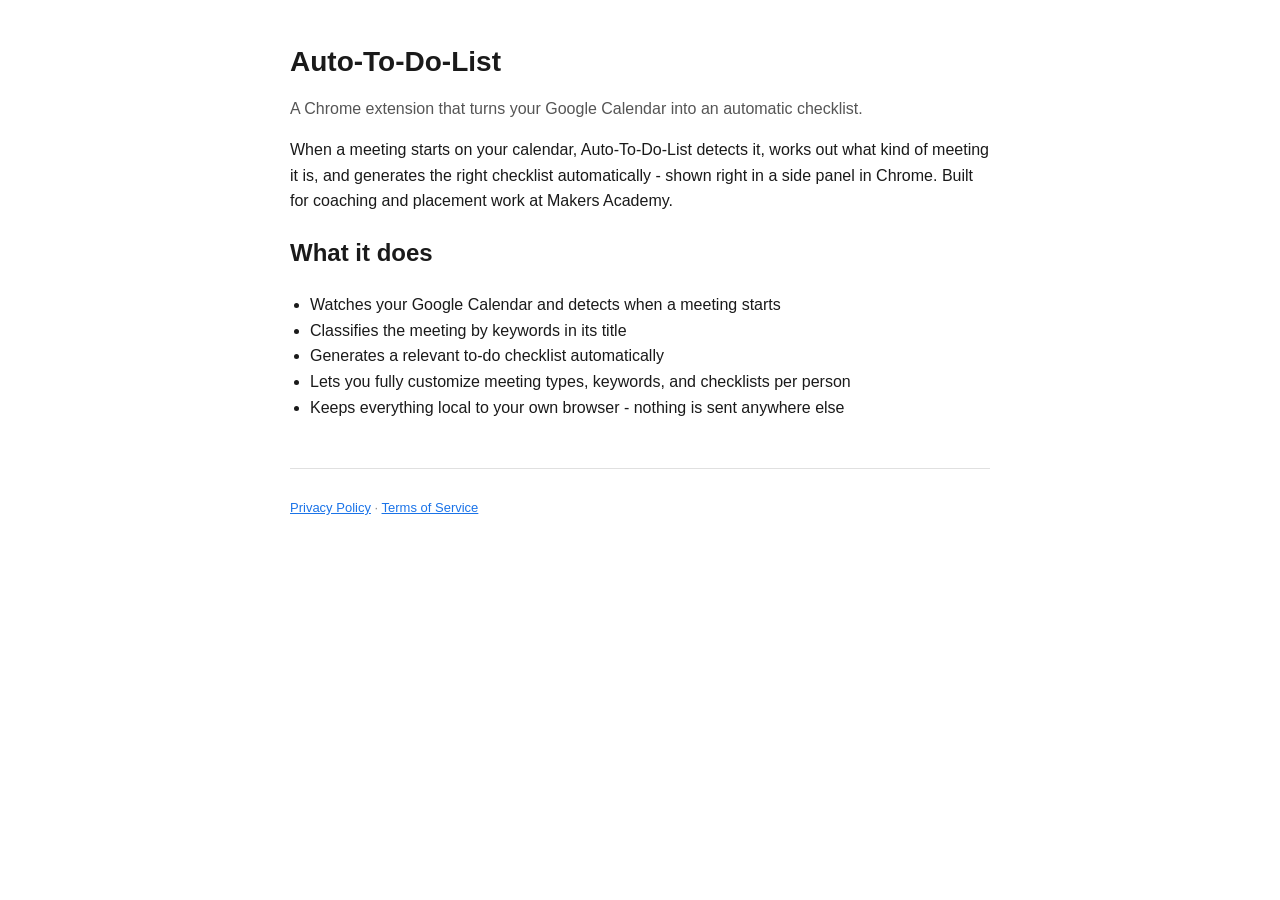
<file: docs/index.html>
<!DOCTYPE html>
<html lang="en">
<head>
<meta charset="UTF-8">
<title>Auto-To-Do-List</title>
<style>
  body { font-family: -apple-system, BlinkMacSystemFont, "Segoe UI", Roboto, sans-serif; max-width: 700px; margin: 40px auto; padding: 0 20px; color: #1a1a1a; line-height: 1.6; }
  h1 { font-size: 28px; }
  .tagline { color: #555; font-size: 16px; margin-top: -8px; }
  ul { padding-left: 20px; }
  footer { margin-top: 48px; padding-top: 16px; border-top: 1px solid #e0e0e0; font-size: 13px; color: #888; }
  footer a { color: #1a73e8; }
</style>
</head>
<body>
  <h1>Auto-To-Do-List</h1>
  <p class="tagline">A Chrome extension that turns your Google Calendar into an automatic checklist.</p>

  <p>When a meeting starts on your calendar, Auto-To-Do-List detects it, works out what kind of meeting it is, and generates the right checklist automatically - shown right in a side panel in Chrome. Built for coaching and placement work at Makers Academy.</p>

  <h2>What it does</h2>
  <ul>
    <li>Watches your Google Calendar and detects when a meeting starts</li>
    <li>Classifies the meeting by keywords in its title</li>
    <li>Generates a relevant to-do checklist automatically</li>
    <li>Lets you fully customize meeting types, keywords, and checklists per person</li>
    <li>Keeps everything local to your own browser - nothing is sent anywhere else</li>
  </ul>

  <footer>
    <p><a href="privacy.html">Privacy Policy</a> · <a href="terms.html">Terms of Service</a></p>
  </footer>
</body>
</html>
</file>
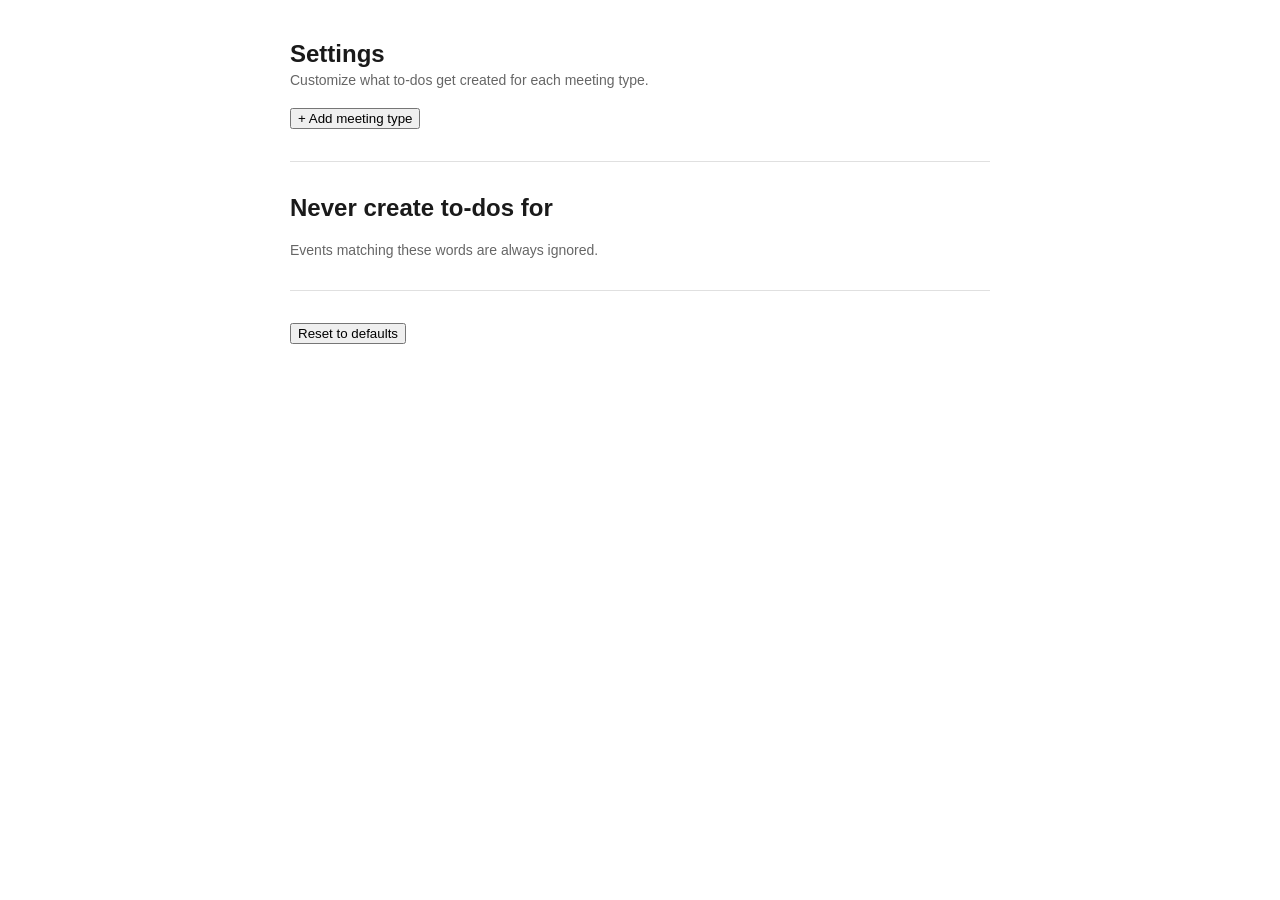
<file: options.html>
<!DOCTYPE html>
<html>
<head>
  <meta charset="UTF-8">
  <title>Auto To-Do Settings</title>
  <link rel="stylesheet" href="options.css">
</head>
<body>
  <div id="app">
    <h1>Settings</h1>
    <p class="subtitle">Customize what to-dos get created for each meeting type.</p>

    <div id="meeting-types-container"></div>

    <button id="add-type-button">+ Add meeting type</button>

    <hr>

    <h2>Never create to-dos for</h2>
    <p class="subtitle">Events matching these words are always ignored.</p>
    <div id="excluded-keywords-container"></div>

    <hr>

    <button id="reset-defaults-button">Reset to defaults</button>
  </div>
  <script src="options.js"></script>
</body>
</html>
</file>
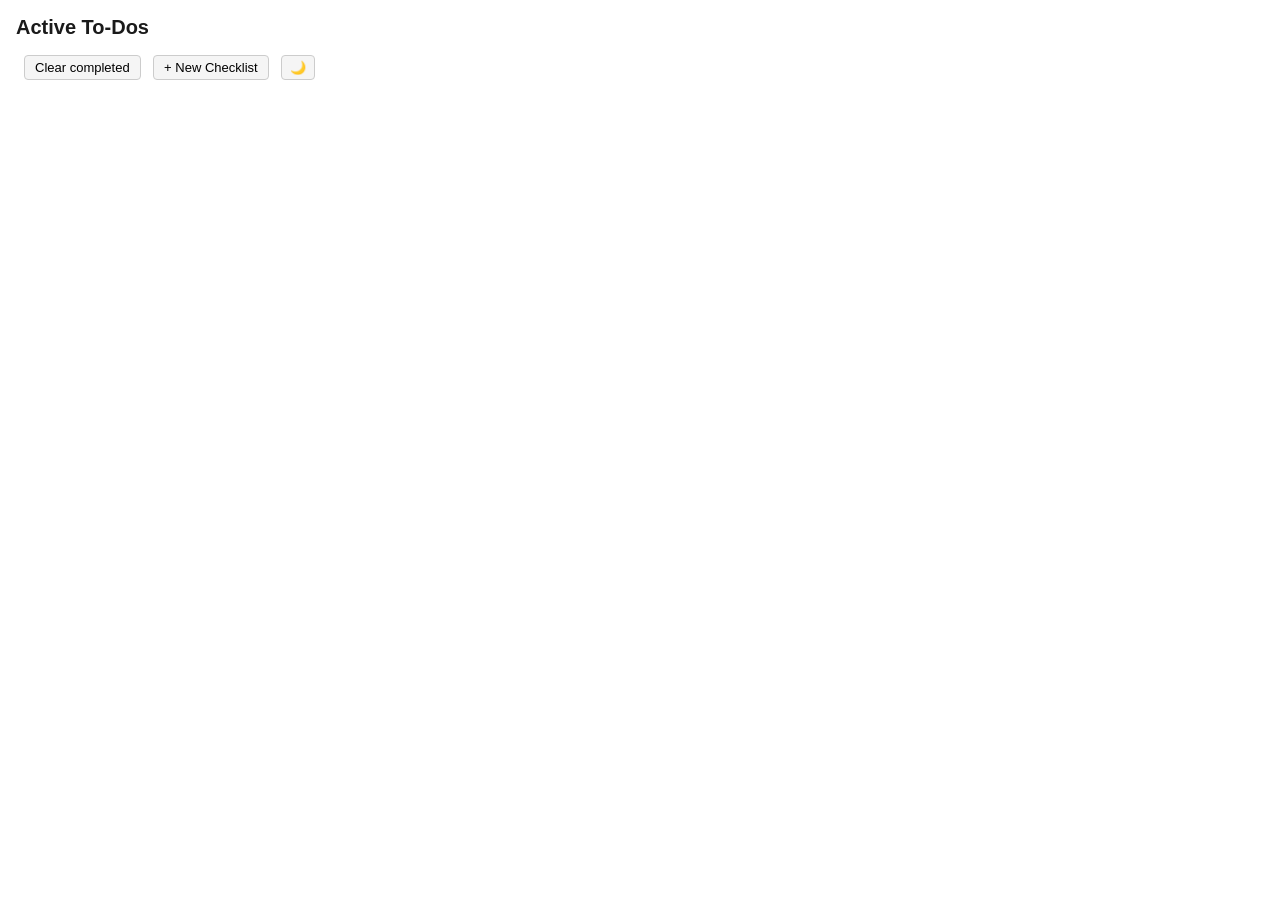
<file: panel.html>
<html>
    <head>
        <meta charset="UTF-8">
        <link rel="stylesheet" href="panel.css">
    </head>
    <body>
        <div id="app">
            <h1>Active To-Dos</h1>
            <div id="reconnect-banner" style="display: none;">
                <p>Your Google Calendar connection has expired.</p>
                <button id="reconnect-button">Reconnect Google Calendar</button>
            </div>
            <button id="clear-completed-button">Clear completed</button>
            <button id="new-checklist-button">+ New Checklist</button>
            <button id="theme-toggle-button">🌙</button>
            <div id="new-checklist-form" style="display: none;">
                <button id="new-checklist-cancel" type="button">x</button>
                <input type="text" id="new-checklist-title" placeholder="Checklist title...">
                <input type="text" id="new-checklist-item" placeholder="First to-do...">
                <button id="new-checklist-submit">Create</button>
            </div>
            <div id="todo-list"></div>
            </div>
        <script src="panel.js"></script>
    </body>
</html>
</file>
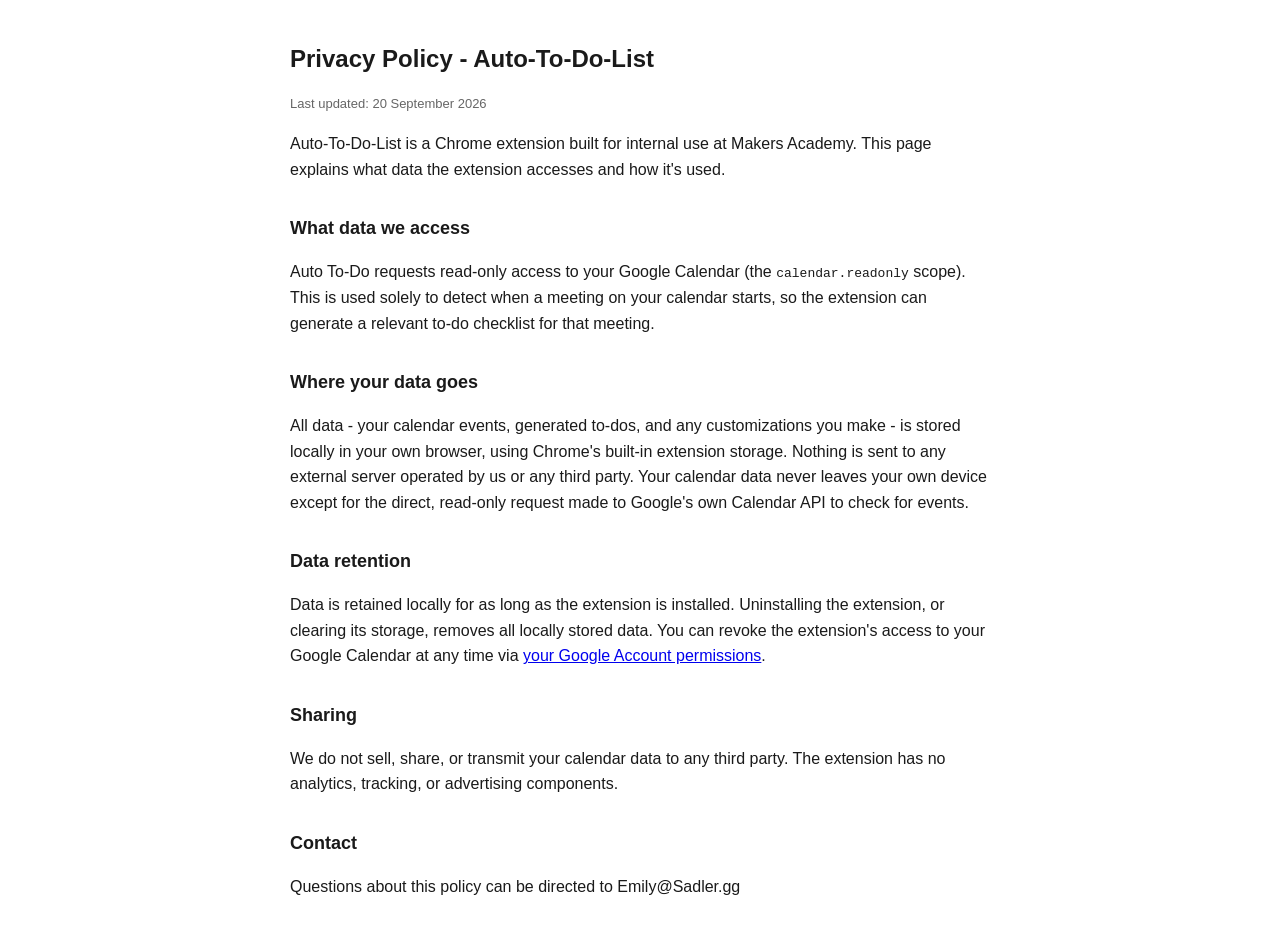
<file: docs/privacy.html>
<!DOCTYPE html>
<html lang="en">
<head>
<meta charset="UTF-8">
<title>Privacy Policy - Auto-To-Do-List</title>
<style>
  body { font-family: -apple-system, BlinkMacSystemFont, "Segoe UI", Roboto, sans-serif; max-width: 700px; margin: 40px auto; padding: 0 20px; color: #1a1a1a; line-height: 1.6; }
  h1 { font-size: 24px; }
  h2 { font-size: 18px; margin-top: 32px; }
  .updated { color: #666; font-size: 13px; }
</style>
</head>
<body>
  <h1>Privacy Policy - Auto-To-Do-List</h1>
  <p class="updated">Last updated: 20 September 2026</p>

  <p>Auto-To-Do-List is a Chrome extension built for internal use at Makers Academy. This page explains what data the extension accesses and how it's used.</p>

  <h2>What data we access</h2>
  <p>Auto To-Do requests read-only access to your Google Calendar (the <code>calendar.readonly</code> scope). This is used solely to detect when a meeting on your calendar starts, so the extension can generate a relevant to-do checklist for that meeting.</p>

  <h2>Where your data goes</h2>
  <p>All data - your calendar events, generated to-dos, and any customizations you make - is stored locally in your own browser, using Chrome's built-in extension storage. Nothing is sent to any external server operated by us or any third party. Your calendar data never leaves your own device except for the direct, read-only request made to Google's own Calendar API to check for events.</p>

  <h2>Data retention</h2>
  <p>Data is retained locally for as long as the extension is installed. Uninstalling the extension, or clearing its storage, removes all locally stored data. You can revoke the extension's access to your Google Calendar at any time via <a href="https://myaccount.google.com/permissions" target="_blank">your Google Account permissions</a>.</p>

  <h2>Sharing</h2>
  <p>We do not sell, share, or transmit your calendar data to any third party. The extension has no analytics, tracking, or advertising components.</p>

  <h2>Contact</h2>
  <p>Questions about this policy can be directed to Emily@Sadler.gg</p>
</body>
</html>
</file>
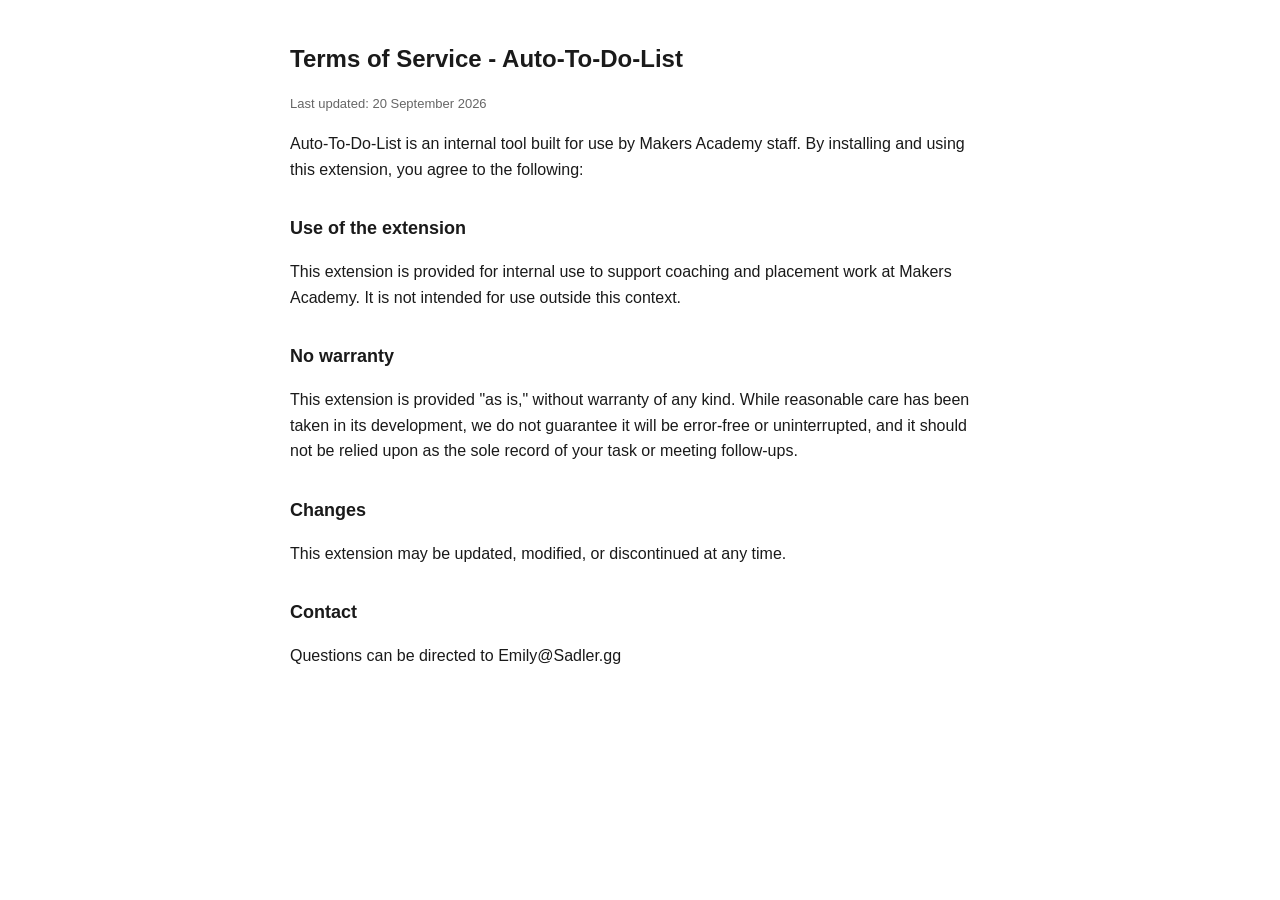
<file: docs/terms.html>
<!DOCTYPE html>
<html lang="en">
<head>
<meta charset="UTF-8">
<title>Terms of Service - Auto-To-Do-List</title>
<style>
  body { font-family: -apple-system, BlinkMacSystemFont, "Segoe UI", Roboto, sans-serif; max-width: 700px; margin: 40px auto; padding: 0 20px; color: #1a1a1a; line-height: 1.6; }
  h1 { font-size: 24px; }
  h2 { font-size: 18px; margin-top: 32px; }
  .updated { color: #666; font-size: 13px; }
</style>
</head>
<body>
  <h1>Terms of Service - Auto-To-Do-List</h1>
  <p class="updated">Last updated: 20 September 2026</p>

  <p>Auto-To-Do-List is an internal tool built for use by Makers Academy staff. By installing and using this extension, you agree to the following:</p>

  <h2>Use of the extension</h2>
  <p>This extension is provided for internal use to support coaching and placement work at Makers Academy. It is not intended for use outside this context.</p>

  <h2>No warranty</h2>
  <p>This extension is provided "as is," without warranty of any kind. While reasonable care has been taken in its development, we do not guarantee it will be error-free or uninterrupted, and it should not be relied upon as the sole record of your task or meeting follow-ups.</p>

  <h2>Changes</h2>
  <p>This extension may be updated, modified, or discontinued at any time.</p>

  <h2>Contact</h2>
  <p>Questions can be directed to Emily@Sadler.gg </p>
</body>
</html>
</file>
<file: options.css>
body {
    font-family: -apple-system, BlinkMacSystemFont, "Segoe UI", Roboto, sans-serif;
    max-width: 700px;
    margin: 40px auto;
    padding: 0 20px;
    color: #1a1a1a;
}

h1 {
    font-size: 24px;
    margin-bottom: 4px;
}

.subtitle {
    color: #666;
    font-size: 14px;
    margin-top: 0;
    margin-bottom: 20px;
}

hr {
    border: none;
    border-top: 1px solid #e0e0e0;
    margin: 32px 0;
}

type-card {
  border: 1px solid #e0e0e0;
  border-radius: 8px;
  padding: 16px;
  margin-bottom: 16px;
}

.type-name-input {
  font-size: 16px;
  font-weight: bold;
  padding: 6px 8px;
  border: 1px solid #ccc;
  border-radius: 4px;
  width: 60%;
}

.delete-type-button {
  float: right;
  background: none;
  border: 1px solid #d93025;
  color: #d93025;
  border-radius: 4px;
  padding: 4px 10px;
  cursor: pointer;
  font-size: 12px;
}

.editable-list {
  margin-top: 16px;
}

.editable-list h4 {
  font-size: 13px;
  color: #666;
  margin-bottom: 6px;
}

.editable-list ul {
  list-style: none;
  padding: 0;
  margin: 0;
}

.editable-list li {
  display: flex;
  align-items: center;
  justify-content: space-between;
  padding: 4px 0;
  font-size: 14px;
}

.remove-item-button {
  border: none;
  background: none;
  color: #999;
  cursor: pointer;
  font-size: 12px;
}

.add-item-row {
  display: flex;
  gap: 6px;
  margin-top: 8px;
}

.add-item-row input {
  flex: 1;
  padding: 4px 6px;
  border: 1px solid #ccc;
  border-radius: 4px;
  font-size: 13px;
}

.add-item-row button {
  padding: 4px 10px;
  border: none;
  border-radius: 4px;
  background: #1a73e8;
  color: white;
  cursor: pointer;
  font-size: 13px;
}

.warning-box {
    background: #fff3cd;
    border: 1px solid #ffc107;
    border-radius: 4px;
    padding: 8px 12px;
    margin-top: 10px;
    font-size: 13px;
}

.warning-box p {
    margin: 4px 0;
}
</file>
<file: panel.css>
body {
    font-family: -apple-system, BlinkMacSystemFont, "Segoe UI", Roboto, sans-serif;
    margin: 0;
    padding: 16px;
    color: #1A1A1A;
    background: #FFFFFF;
}

body[data-theme="dark"] {
    color: #e8e8e8;
    background: #1e1e1e;
}

h1 {
    font-size: 20px;
    margin: 0 0 16px 0;
}

h3 {
    font-size: 15px;
    margin: 20px 0 8px 0;
    padding-bottom: 4px;
    border-bottom: 1px solid #e0e0e0;
}

body[data-theme="dark"] h3 {
    color: #777777;
}

ul {
    list-style: none;
    padding: 0;
    margin: 0;
}

li {
    display: flex;
    align-items: center;
    gap: 8px;
    padding: 6px 0;
    font-size: 14px;
}

li input[type="checkbox"] {
    width: 16px;
    height: 16px;
    flex-shrink: 0;
}

li.done span {
    text-decoration: line-through;
    color: #999999;
}

.empty-state {
    color: #999999;
    font-size: 14px;
    text-align: center;
    margin-top: 40px;
}

body[data-theme="dark"] .empty-state {
    color: #888888;
}

#reconnect-banner {
    background: #FFF3CD;
    border: 1px solid #FFC107;
    border-radius: 6px;
    padding: 12px;
    margin-bottom: 16px;
}

body[data-theme="dark"] #reconnect-banner {
    background: #4a3b0a;
    border-color: #8a6d1a;
}

#reconnect-banner p {
    margin: 0 0 8px 0;
    font-size: 13px;
}

#reconnect-banner button {
    background: #1A73E8;
    color: white;
    border: none;
    border-radius: 4px;
    padding: 6px 12px;
    font-size: 13px;
    cursor: pointer;
}

add-todo-row {
    display: flex;
    gap: 6px;
    margin: 8px 0 16px 0;
}

.add-todo-row input {
    flex: 1;
    padding: 4px 6px;
    font-size: 13px;
    border: 1px solid #ccc;
    border-radius: 4px;
}

.add-todo-row button {
    padding: 4px 10px;
    font-size: 13px;
    border: none;
    border-radius: 4px;
    background: #1A73E8;
    color: white;
    cursor: pointer;
}

.add-todo-toggle {
    width: 24px;
    height: 24px;
    border-radius: 50%;
    border: 1px solid #ccc;
    background: #f5f5f5;
    color: #666;
    font-size: 14px;
    line-height: 1;
    cursor: pointer;
    margin: 4px 0 16px 0;
}

body[data-theme="dark"] .add-todo-toggle {
    background: #2a2a2a;
    color: #ccc;
    border-color: #444444;
}

.add-todo-toggle:hover {
    background: #e8e8e8;
}

body[data-theme="dark"] .add-todo-row input,
body[data-theme="dark"] #new-checkilst-form input {
    background: #2a2a2a;
    color: #e8e8e8;
    border-color: #444444;
}

#clear-completed-button{
    margin-left: 8px;
    padding: 4px 10px;
    font-size: 13px;
    border: 1px solid #ccc;
    border-radius: 4px;
    background: #f5f5f5;
    cursor: pointer;
}

#new-checklist-button {
    margin-left: 8px;
    padding: 4px 10px;
    font-size: 13px;
    border: 1px solid #ccc;
    border-radius: 4px;
    background: #f5f5f5;
    cursor: pointer;
}

#new-checklist-form {
    position: relative;
    display: flex;
    flex-direction: column;
    align-items: center;
    gap: 6px;
    margin: 10px 0;
    padding: 28px 10px 10px 10px
    /* border: 1px solid #e0e0e0;
    border-radius: 6px; */
}

body[data-theme="dark"] #new-checklist-form {
    border-color: #3a3a3a;
}

#new-checklist-form input {
    width: 100%;
    padding: 4px 6px;
    font-size: 13px;
    border: 1px solid #ccc;
    border-radius: 4px;
    margin-top: 4px;
}

#new-checklist-submit {
    padding: 4px 10px;
    font-size: 13px;
    border: none;
    border-radius: 4px;
    background: #1a73e8;
    color: white;
    cursor: pointer;
    margin-top: 4px;
}

#new-checklist-cancel {
    position: absolute;
    top: 6px;
    right: 6px;
    border: none;
    background: none;
    font-size: 14px;
    color: #999;
    cursor: pointer;
    padding: 2px 6px;
}

#new-checklist-cancel:hover {
    color: #333;
}

#theme-toggle-button {
    margin-left: 8px;
    border: 1px solid #ccc;
    border-radius: 4px;
    background: #f5f5f5;
    font-size: 13px;
    padding: 4px 8px;
    cursor: pointer;
}

body[data-theme="dark"] #theme-toggle-button {
    background: #2a2a2a;
    border-color: #444444;
}

.group-wrapper {
  cursor: grab;
  margin-bottom: 16px;
}

.group-wrapper.dragging {
  opacity: 0.4;
}

.group-wrapper.drag-over {
  border-top: 2px solid #1a73e8;
}

.collapsible-header {
  cursor: pointer;
  user-select: none;
  flex: 1;
}

.collapsible-header::before {
  content: "▾ ";
  font-size: 12px;
  color: #888;
}

.group-wrapper.collapsed .collapsible-header::before {
  content: "▸ ";
}

.group-wrapper.collapsed .group-body {
  display: none;
}

.header-row {
  display: flex;
  align-items: center;
  justify-content: space-between;
}

.pin-button {
  border: none;
  background: none;
  cursor: pointer;
  font-size: 14px;
  padding: 2px 6px;
}

.editable-text {
  cursor: text;
}

.inline-edit-input {
  font: inherit;
  border: 1px solid #1a73e8;
  border-radius: 4px;
  padding: 2px 4px;
  width: 100%;
}

.edit-button {
  border: none;
  background: none;
  cursor: pointer;
  font-size: 12px;
  padding: 2px 6px;
}
</file>
